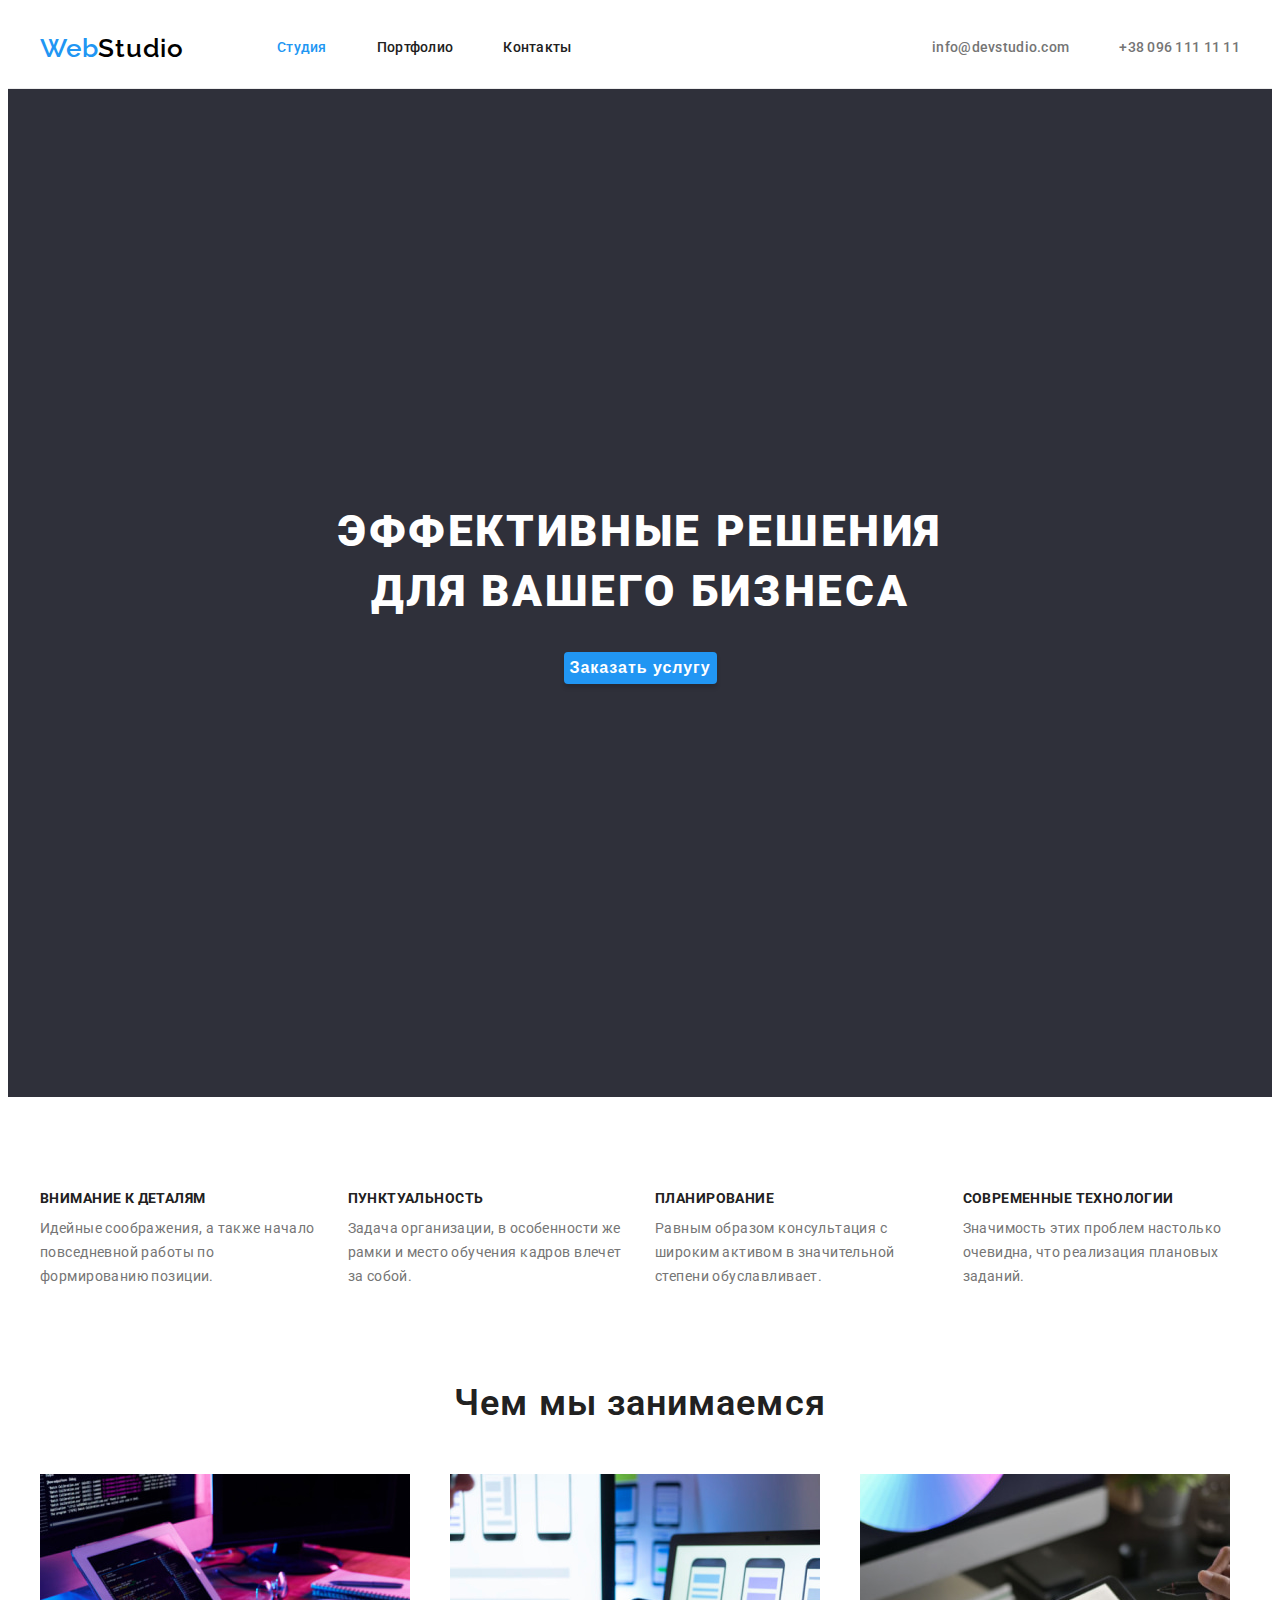
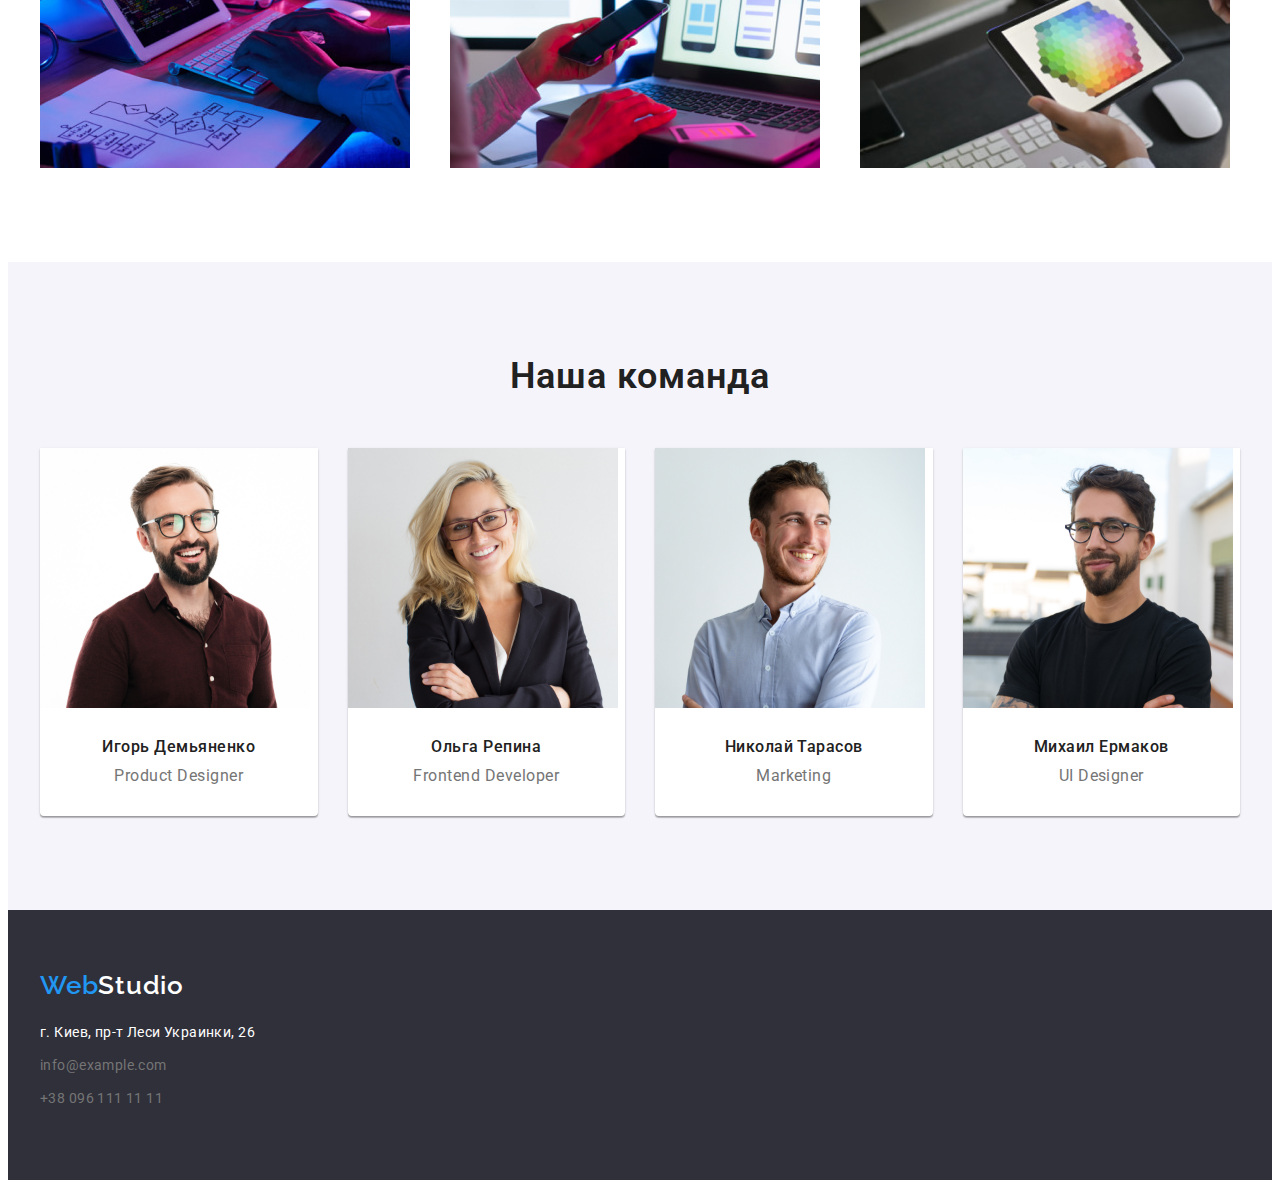
<file: index.html>
<!DOCTYPE html>
<html lang="en">
  <head>
    <meta charset="UTF-8" />
    <meta http-equiv="X-UA-Compatible" content="IE=edge" />
    <meta name="viewport" content="width=device-width, initial-scale=1.0" />
    <title>WebStudio</title>
    <link
      rel="stylesheet"
      href="https://cdnjs.cloudflare.com/ajax/libs/modern-normalize/1.1.0/modern-normalize.min.css"
      integrity="sha512-wpPYUAdjBVSE4KJnH1VR1HeZfpl1ub8YT/NKx4PuQ5NmX2tKuGu6U/JRp5y+Y8XG2tV+wKQpNHVUX03MfMFn9Q=="
      crossorigin="anonymous"
      referrerpolicy="no-referrer"
    />
    <link rel="preconnect" href="https://fonts.googleapis.com" />
    <link rel="preconnect" href="https://fonts.gstatic.com" crossorigin />
    <link
      href="https://fonts.googleapis.com/css2?family=Raleway:wght@700&family=Roboto:wght@400;500;700;900&display=swap"
      rel="stylesheet"
    />
    <link rel="stylesheet" href="./css/styles.css" />
  </head>
  <body>
    <header class="header">
      <div class="container">
        <a href="./index.html" class="logo"
          ><span class="accent">Web</span
          ><span class="logo-txt">Studio</span></a
        >
        <nav class="nav">
          <ul class="nav-list list">
            <li class="list-item">
              <a href="./index.html" class="page link current">Студия</a>
            </li>
            <li class="list-item">
              <a href="./portfolio.html" class="page link">Портфолио</a>
            </li>
            <li class="list-item">
              <a href="" class="page link">Контакты</a>
            </li>
          </ul>
        </nav>
        <ul class="header-contacts list">
          <li class="header-contacts-item">
            <a href="mailto:info@devstudio.com" class="link"
              >info@devstudio.com</a
            >
          </li>
          <li class="header-contacts-item">
            <a href="tel:+380961111111" class="link">+38 096 111 11 11</a>
          </li>
        </ul>
      </div>
    </header>
    <main class="main">
      <section class="hero">
        <div class="container">
          <h1 class="hero-title">
            Эффективные решения <br />
            для вашего бизнеса
          </h1>
          <button type="button" class="hero-btn">Заказать услугу</button>
        </div>
      </section>
      <section class="specifics">
        <div class="container">
          <h2 class="visually-hidden">Особливості</h2>
          <ul class="specifics-list list">
            <li class="specifics-item">
              <h3 class="specific-title">Внимание к деталям</h3>
              <p class="specific-text">
                Идейные соображения, а также начало повседневной работы по
                формированию позиции.
              </p>
            </li>
            <li class="specifics-item">
              <h3 class="specific-title">Пунктуальность</h3>
              <p class="specific-text">
                Задача организации, в особенности же рамки и место обучения
                кадров влечет за собой.
              </p>
            </li>
            <li class="specifics-item">
              <h3 class="specific-title">Планирование</h3>
              <p class="specific-text">
                Равным образом консультация с широким активом в значительной
                степени обуславливает.
              </p>
            </li>
            <li class="specifics-item">
              <h3 class="specific-title">Современные технологии</h3>
              <p class="specific-text">
                Значимость этих проблем настолько очевидна, что реализация
                плановых заданий.
              </p>
            </li>
          </ul>
        </div>
      </section>
      <section class="our-works">
        <div class="container">
          <h2 class="section-title">Чем мы занимаемся</h2>
          <ul class="our-works-list list">
            <li class="our-works-item">
              <img
                src="./images/studio/our-works-1.jpg"
                alt="Наша робота"
                width="370"
                height="294"
              />
            </li>
            <li class="our-works-item">
              <img
                src="./images/studio/our-works-2.jpg"
                alt="Наша робота"
                width="370"
                height="294"
              />
            </li>
            <li class="our-works-item">
              <img
                src="./images/studio/our-works-3.jpg"
                alt="Наша робота"
                width="370"
                height="294"
              />
            </li>
          </ul>
        </div>
      </section>
      <section class="our-team">
        <div class="container">
          <h2 class="section-title">Наша команда</h2>
          <ul class="our-list list">
            <li class="our-item">
              <img
                src="./images/studio/team-1.jpg"
                alt="Игорь Демьяненко"
                width="270"
                height="260"
                class="photo"
              />
              <h3 class="name">Игорь Демьяненко</h3>
              <p class="career">Product Designer</p>
            </li>
            <li class="our-item">
              <img
                src="./images/studio/team-2.jpg"
                alt="Ольга Репина"
                width="270"
                height="260"
                class="photo"
              />
              <h3 class="name">Ольга Репина</h3>
              <p class="career">Frontend Developer</p>
            </li>
            <li class="our-item">
              <img
                src="./images/studio/team-3.jpg"
                alt="Николай Тарасов"
                width="270"
                height="260"
                class="photo"
              />
              <h3 class="name">Николай Тарасов</h3>
              <p class="career">Marketing</p>
            </li>
            <li class="our-item">
              <img
                src="./images/studio/team-4.jpg"
                alt="Михаил Ермаков"
                width="270"
                height="260"
                class="photo"
              />
              <h3 class="name">Михаил Ермаков</h3>
              <p class="career">UI Designer</p>
            </li>
          </ul>
        </div>
      </section>
    </main>
    <footer class="footer">
      <div class="container">
        <a href="./index.html" class="logo"
          ><span class="accent">Web</span
          ><span class="logo-txt">Studio</span></a
        >
        <address>
          <ul class="address-list list">
            <li class="address-item">
              <a
                href="https://goo.gl/maps/5Rym82ZNxhVtMqkc9"
                target="_blank"
                rel="noopener noreferrer "
                class="place link"
                >г. Киев, пр-т Леси Украинки, 26</a
              >
            </li>
            <li class="address-item">
              <a href="mailto:info@example.com" class="link footer-contact"
                >info@example.com</a
              >
            </li>
            <li class="address-item">
              <a href="tel:++380961111111" class="link footer-contact"
                >+38 096 111 11 11</a
              >
            </li>
          </ul>
        </address>
      </div>
    </footer>
  </body>
</html>
</file>
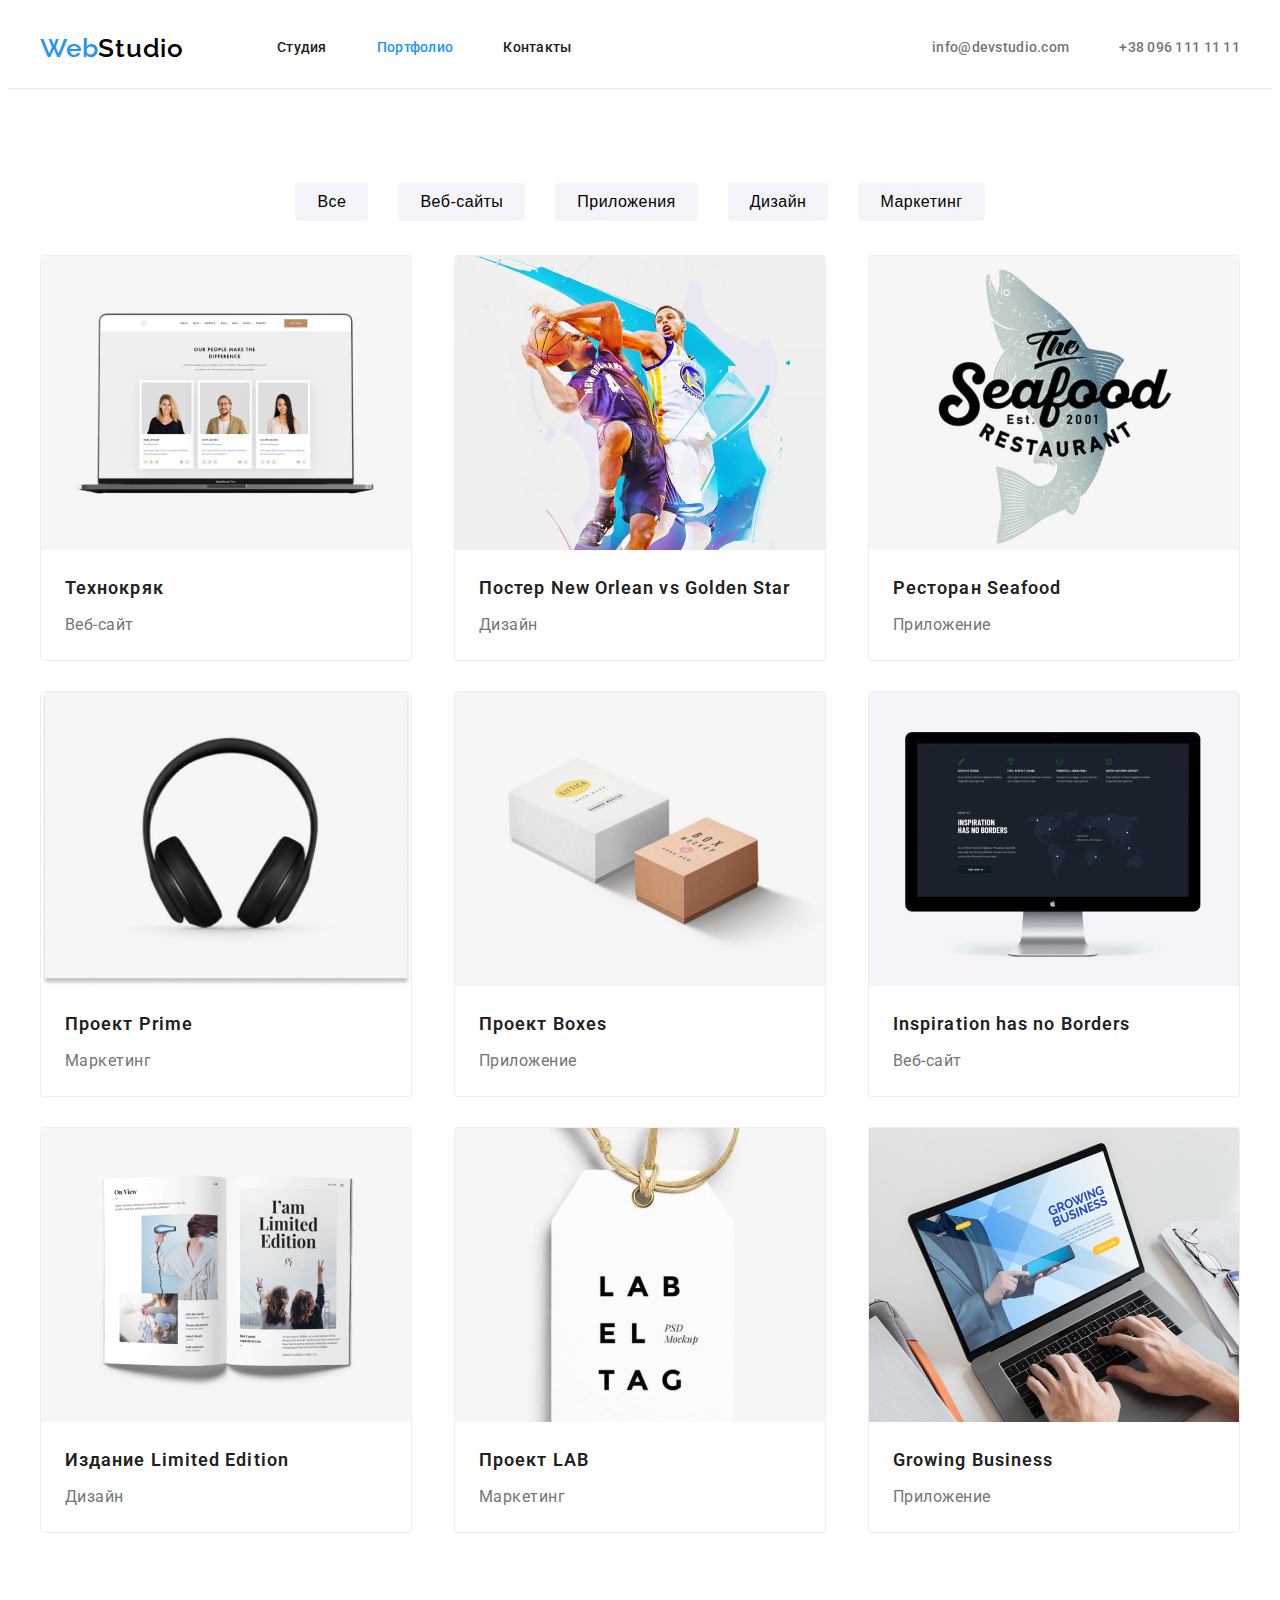
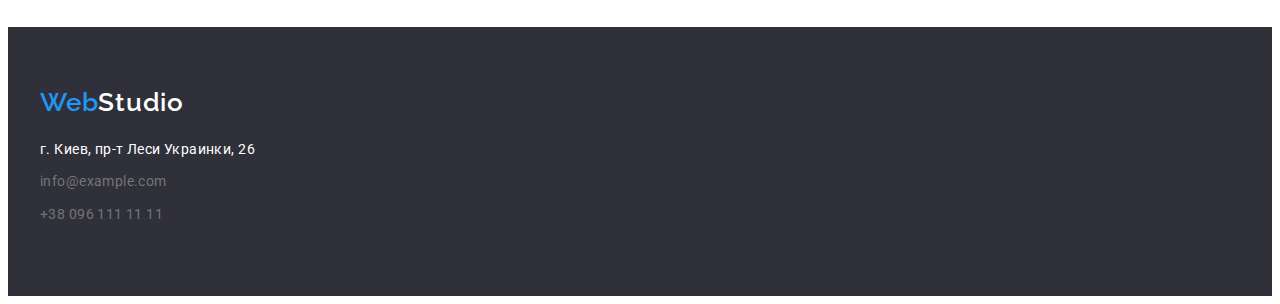
<file: portfolio.html>
<!DOCTYPE html>
<html lang="en">
  <head>
    <meta charset="UTF-8" />
    <meta http-equiv="X-UA-Compatible" content="IE=edge" />
    <meta name="viewport" content="width=device-width, initial-scale=1.0" />
    <title>WebStudio</title>
    <link
      rel="stylesheet"
      href="https://cdnjs.cloudflare.com/ajax/libs/modern-normalize/1.1.0/modern-normalize.min.css"
      integrity="sha512-wpPYUAdjBVSE4KJnH1VR1HeZfpl1ub8YT/NKx4PuQ5NmX2tKuGu6U/JRp5y+Y8XG2tV+wKQpNHVUX03MfMFn9Q=="
      crossorigin="anonymous"
      referrerpolicy="no-referrer"
    />
    <link rel="preconnect" href="https://fonts.googleapis.com" />
    <link rel="preconnect" href="https://fonts.gstatic.com" crossorigin />
    <link
      href="https://fonts.googleapis.com/css2?family=Raleway:wght@700&family=Roboto:wght@400;500;700;900&display=swap"
      rel="stylesheet"
    />
    <link rel="stylesheet" href="./css/styles.css" />
  </head>
  <body>
    <header class="header">
      <div class="container">
        <a href="./index.html" class="logo"
          ><span class="accent">Web</span
          ><span class="logo-txt">Studio</span></a
        >
        <nav class="nav">
          <ul class="nav-list list">
            <li class="list-item">
              <a href="./index.html" class="page link">Студия</a>
            </li>
            <li class="list-item">
              <a href="./portfolio.html" class="page link current">Портфолио</a>
            </li>
            <li class="list-item">
              <a href="" class="page link">Контакты</a>
            </li>
          </ul>
        </nav>
        <ul class="header-contacts list">
          <li class="header-contacts-item">
            <a href="mailto:info@devstudio.com" class="link"
              >info@devstudio.com</a
            >
          </li>
          <li class="header-contacts-item">
            <a href="tel:+380961111111" class="link">+38 096 111 11 11</a>
          </li>
        </ul>
      </div>
    </header>
    <main class="main">
      <section class="product">
        <div class="container">
          <h1 class="visually-hidden">Портфоліо</h1>
          <ul class="filter-btn list">
            <li class="filter-item">
              <button type="button" class="btn">Все</button>
            </li>
            <li class="filter-item">
              <button type="button" class="btn">Веб-сайты</button>
            </li>
            <li class="filter-item">
              <button type="button" class="btn">Приложения</button>
            </li>
            <li class="filter-item">
              <button type="button" class="btn">Дизайн</button>
            </li>
            <li class="filter-item">
              <button type="button" class="btn">Маркетинг</button>
            </li>
          </ul>
          <ul class="carts-list list">
            <li class="item">
              <a href="" class="card link">
                <img
                  src="./images/portfolio/project-1.jpg"
                  alt="Технокряк"
                  width="370"
                  height="294"
                />
                <div class="txt-content">
                  <h2 class="card-title">Технокряк</h2>
                  <p class="card-description">Веб-сайт</p>
                </div>
              </a>
            </li>
            <li class="item">
              <a href="" class="card link">
                <img
                  src="./images/portfolio/project-2.jpg"
                  alt="Постер New Orlean vs Golden Star"
                  width="370"
                  height="294"
                />
                <div class="txt-content">
                  <h2 class="card-title">Постер New Orlean vs Golden Star</h2>
                  <p class="card-description">Дизайн</p>
                </div>
              </a>
            </li>
            <li class="item">
              <a href="" class="card link">
                <img
                  src="./images/portfolio/project-3.jpg"
                  alt="Ресторан Seafood"
                  width="370"
                  height="294"
                />
                <div class="txt-content">
                  <h2 class="card-title">Ресторан Seafood</h2>
                  <p class="card-description">Приложение</p>
                </div>
              </a>
            </li>
            <li class="item">
              <a href="" class="card link">
                <img
                  src="./images/portfolio/project-4.jpg"
                  alt="Проект Prime"
                  width="370"
                  height="294"
                />
                <div class="txt-content">
                  <h2 class="card-title">Проект Prime</h2>
                  <p class="card-description">Маркетинг</p>
                </div>
              </a>
            </li>
            <li class="item">
              <a href="" class="card link">
                <img
                  src="./images/portfolio/project-5.jpg"
                  alt="Проект Boxes"
                  width="370"
                  height="294"
                />
                <div class="txt-content">
                  <h2 class="card-title">Проект Boxes</h2>
                  <p class="card-description">Приложение</p>
                </div>
              </a>
            </li>
            <li class="item">
              <a href="" class="card link">
                <img
                  src="./images/portfolio/project-6.jpg"
                  alt="Inspiration has no Borders"
                  width="370"
                  height="294"
                />
                <div class="txt-content">
                  <h2 class="card-title">Inspiration has no Borders</h2>
                  <p class="card-description">Веб-сайт</p>
                </div>
              </a>
            </li>
            <li class="item">
              <a href="" class="card link">
                <img
                  src="./images/portfolio/project-7.jpg"
                  alt="Издание Limited Edition"
                  width="370"
                  height="294"
                />
                <div class="txt-content">
                  <h2 class="card-title">Издание Limited Edition</h2>
                  <p class="card-description">Дизайн</p>
                </div>
              </a>
            </li>
            <li class="item">
              <a href="" class="card link">
                <img
                  src="./images/portfolio/project-8.jpg"
                  alt="Проект LAB"
                  width="370"
                  height="294"
                />
                <div class="txt-content">
                  <h2 class="card-title">Проект LAB</h2>
                  <p class="card-description">Маркетинг</p>
                </div>
              </a>
            </li>
            <li class="item">
              <a href="" class="card link">
                <img
                  src="./images/portfolio/project-9.jpg"
                  alt="Growing Business"
                  width="370"
                  height="294"
                />
                <div class="txt-content">
                  <h2 class="card-title">Growing Business</h2>
                  <p class="card-description">Приложение</p>
                </div>
              </a>
            </li>
          </ul>
        </div>
      </section>
    </main>
    <footer class="footer">
      <div class="container">
        <a href="./index.html" class="logo"
          ><span class="accent">Web</span
          ><span class="logo-txt">Studio</span></a
        >
        <address>
          <ul class="address-list list">
            <li class="address-item">
              <a
                href="https://goo.gl/maps/5Rym82ZNxhVtMqkc9"
                target="_blank"
                rel="noopener noreferrer "
                class="place link"
                >г. Киев, пр-т Леси Украинки, 26</a
              >
            </li>
            <li class="address-item">
              <a href="mailto:info@example.com" class="link footer-contact"
                >info@example.com</a
              >
            </li>
            <li class="address-item">
              <a href="tel:++380961111111" class="link footer-contact"
                >+38 096 111 11 11</a
              >
            </li>
          </ul>
        </address>
      </div>
    </footer>
  </body>
</html>
</file>
<file: css/styles.css>
:root {
  --bg-color: #fff;
  --dark-bg-color: #2F303A;
  --accent-color: #2196F3;
  --txt-logo: #000;
  --main-txt-color:#757575;
  --titlte-color: #212121;
  --second-txt-color: #fff;
  --hero-btn-accent-color: #188CE8;
  --btn-bg: #F5F4FA;
  --section-bg: #F5F4FA;
  --card-brdr-color: #eee;
}

/* ?visually-hidden */

.visually-hidden {
  position: absolute;
  width: 1px;
  height: 1px;
  margin: -1px;
  border: 0;
  padding: 0;
  white-space: nowrap;
  clip-path: inset(100%);
  clip: rect(0 0 0 0);
  overflow: hidden;
}

/* ! General */

body {
  font-family: 'Roboto', sans-serif;
  font-size: 14px;
  line-height: 1.71;
  letter-spacing: 0.03em;
  color: var(--main-txt-color);
  background-color: var(--bg-color);
}

h1,
h2,
h3,
h4,
h5,
h6,
p{
  margin-top: 0;
  margin-bottom: 0;
}


.accent {
  color: var(--accent-color);
}

.list{
  list-style: none;
  margin: 0;
  padding: 0;
}

.link {
  text-decoration: none;

}
.link:hover,
.link:focus{
  color: var(--accent-color);
}

.container{
  width: 1200px;
  padding-left: 15px;
  padding-right: 15px;
  margin: 0 auto;
}

.main .container{
   padding-top: 94px;
   padding-bottom: 94px;
}


/* * Joint */

/* Header */

.header{
  border-bottom : 1px solid #ECECEC;
}
.header .container{
  display: flex;
  align-items: center;
}

.header .logo{
  margin-right: 93px;
}

.logo {
  display: block;

  font-family: 'Raleway', sans-serif;
  font-weight: 600;
  font-size: 26px;
  line-height: 1.19;
  letter-spacing: 0.03em;
  text-decoration: none;
  color: var(--title-color);

}
.header .logo-txt{
  color: #000;
}

.nav {
}

.nav,  .header-contacts{
  font-weight: 500;
  line-height: 1.14;
  letter-spacing: 0.02em;
}
.nav-list {
  display: flex;
}
.list-item +.list-item,
.header-contacts-item + .header-contacts-item
{
  margin-left: 50px;
}

.header .link{
  display: block;
  padding: 32px 0;
}

.page{
 color: var(--titlte-color);
}

.current{
  color: var(--accent-color);
}

.header-contacts {
  display: flex;
  margin-left: auto;
}


.header-contacts .link {
  color: var(--main-txt-color);
}

.header-contacts .link:hover,
.header-contacts .link:focus{
  color: var(--accent-color);
}

/* Footer */

.footer{
  padding: 60px 0;
  background-color: var(--dark-bg-color);
}

.footer .logo{
  margin-bottom: 20px;
}

.footer .logo-txt{
  color: #fff;
}

.address-list {
  font-style: normal;

}
.address-item {
  margin-bottom: 9px;
}
.place {
  color: var(--second-txt-color);
}
.footer-contact {
   color:rgba(var(--second-txt-color), 0.6) ;
}

/*? Studio */

/* *Hero */

.hero {
  background-color: var(--dark-bg-color);
}

.hero .container{
  display: flex;
  flex-direction: column;
  justify-content: center;
  align-items: center;

  text-align: center;

  height: calc(100vh - 80px);
}

.hero-title {
  margin-bottom: 30px;

  font-weight: 900;
  font-size: 44px;
  line-height: 1.36;
  letter-spacing: 0.06em;
  text-transform: uppercase;
  color: var(--second-txt-color);
}
.hero-btn {
  font-weight: 600;
  font-size: 16px;
  line-height: 1.87;
  letter-spacing: 0.06em;

  color: var(--second-txt-color);
  background-color: var(--accent-color);
  border: none;
  box-shadow: 0px 4px 4px rgba(0, 0, 0, 0.15);
  border-radius: 4px;
  cursor: pointer;
}

.hero-btn:hover,
.hero-btn:focus{
  background-color: var(--hero-btn-accent-color);
}

/*  */

.section-title {
  margin-bottom: 50px;
  
  font-weight: 600;
  font-size: 36px;
  line-height: 1.16;
  letter-spacing: 0.03em;
  text-align: center;
  color: var(--titlte-color);
}

/* *specifics */


.specifics .container {
 padding-bottom: 0;
}
.specifics-list {
  display: flex;
  justify-content: space-between;
}
.specifics-item {
  width: calc((100% - 90px) / 4 );
}

.specific-title {
  margin-bottom: 10px;
  
  font-size: inherit;
  line-height: 1.14;
  text-transform: uppercase;
  color: var(--titlte-color);
}

/* *our-works */

.our-works {
 
}

.our-works-list {
  display: flex;
  justify-content: space-between;
}

.our-works-item {
  width: calc((100% - 60px) / 3 );
}

.our-works-item img{
  display: block;
}

/* * our-team */

.our-team {

  background-color: var(--section-bg);
}
.our-list {
  display: flex;
  justify-content: space-between;
}

.our-item {
  width: calc((100% - 90px) / 4 );
  padding-bottom: 30px;

  text-align: center;

  box-shadow: 0px 1px 3px rgba(0, 0, 0, 0.12), 0px 1px 1px rgba(0, 0, 0, 0.14), 0px 2px 1px rgba(0, 0, 0, 0.2);
  border-radius: 0px 0px 4px 4px;
  background-color: var(--bg-color);
}

.photo {
  display: block;
  margin-bottom: 30px;
}

.name {
  font-size: 16px;
  font-weight: 500;
  line-height: 1.18;
  letter-spacing: 0.03em;
  color: var(--titlte-color);

  margin-bottom: 10px;
}

.career{
  font-size: 16px;
  line-height: 1.18;
  letter-spacing: 0.03em;
}

/* ? Portfolio */

.filter-btn {
  display: flex;
  justify-content: center;

  margin-bottom: 34px;
}

.filter-item:not(:nth-last-child(1)){
  margin-right: 30px;
}

.btn {
  padding: 6px 22px;
  font-weight: 500;
  font-size: 16px;
  line-height: 1.62;
  text-align: center;
  letter-spacing: 0.03em;
  border: none;
  border-radius: 4px;
  background-color: var(--btn-bg);
  cursor: pointer;
}

.btn:hover,
.btn:focus{
  color: var(--second-txt-color);
  background-color: var(--accent-color);
  box-shadow: 0px 3px 1px rgba(0, 0, 0, 0.1),
  0px 1px 2px rgba(0, 0, 0, 0.08),
  0px 2px 2px rgba(0, 0, 0, 0.12);
}

.carts-list {
  display: flex;
  flex-wrap: wrap;
  justify-content: space-between;
}
.carts-list > .item {
  /* width: calc((100% - 60px) / 3 ); */
  width: 370px;

  border: 1px solid #EEEEEE;
  border-radius: 4px;
}

.carts-list > .item:not(:nth-last-child(-n + 3)){
 margin-bottom: 30px;
}

.card {
  display: block;
}

.card .txt-content{
  padding: 20px 24px;
}

.card > img{
  display: block;
}

.card-title {
  margin-bottom: 4px;

  font-weight: 600;
  font-size: 18px;
  line-height: 2;
  letter-spacing: 0.06em;
  color: var(--titlte-color);
}

.card-description {
  font-size: 16px;
  line-height: 1.87;
  letter-spacing: 0.03em;
  color: var(--main-txt-color);
}
</file>
